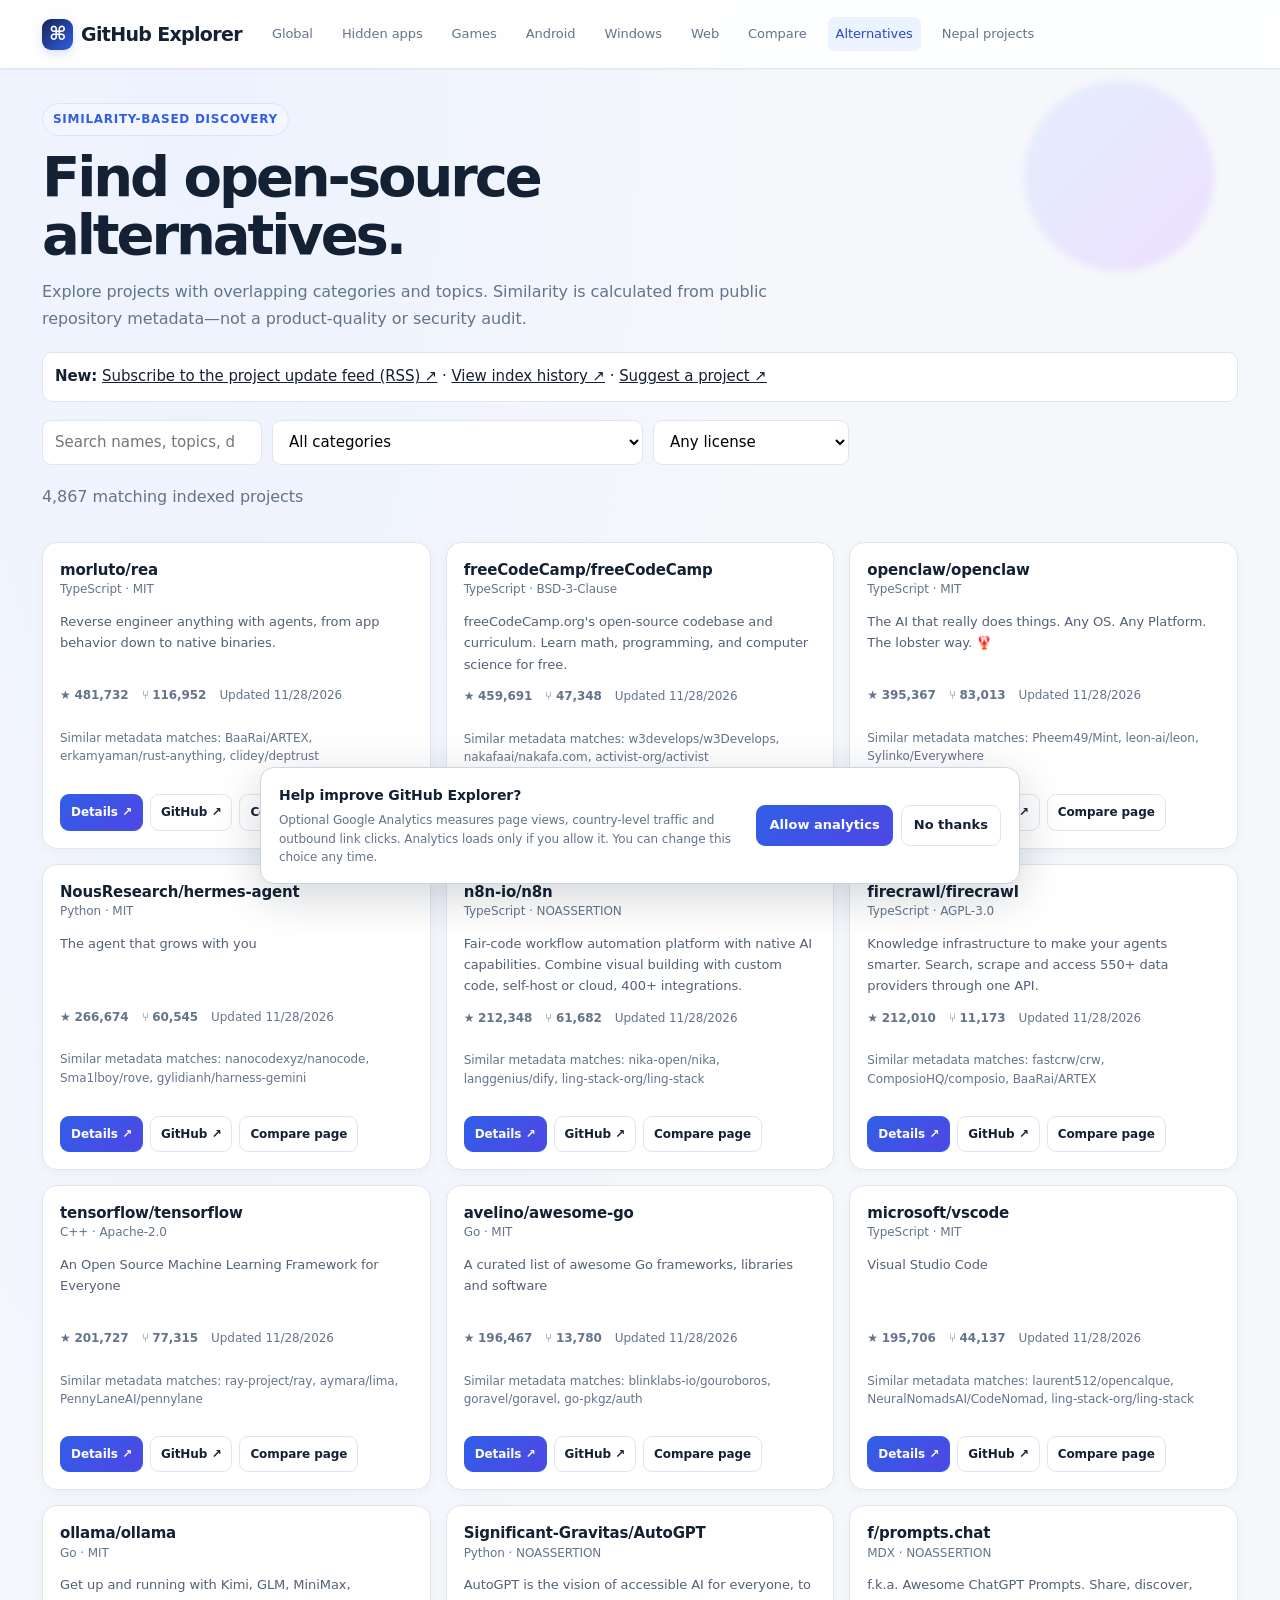
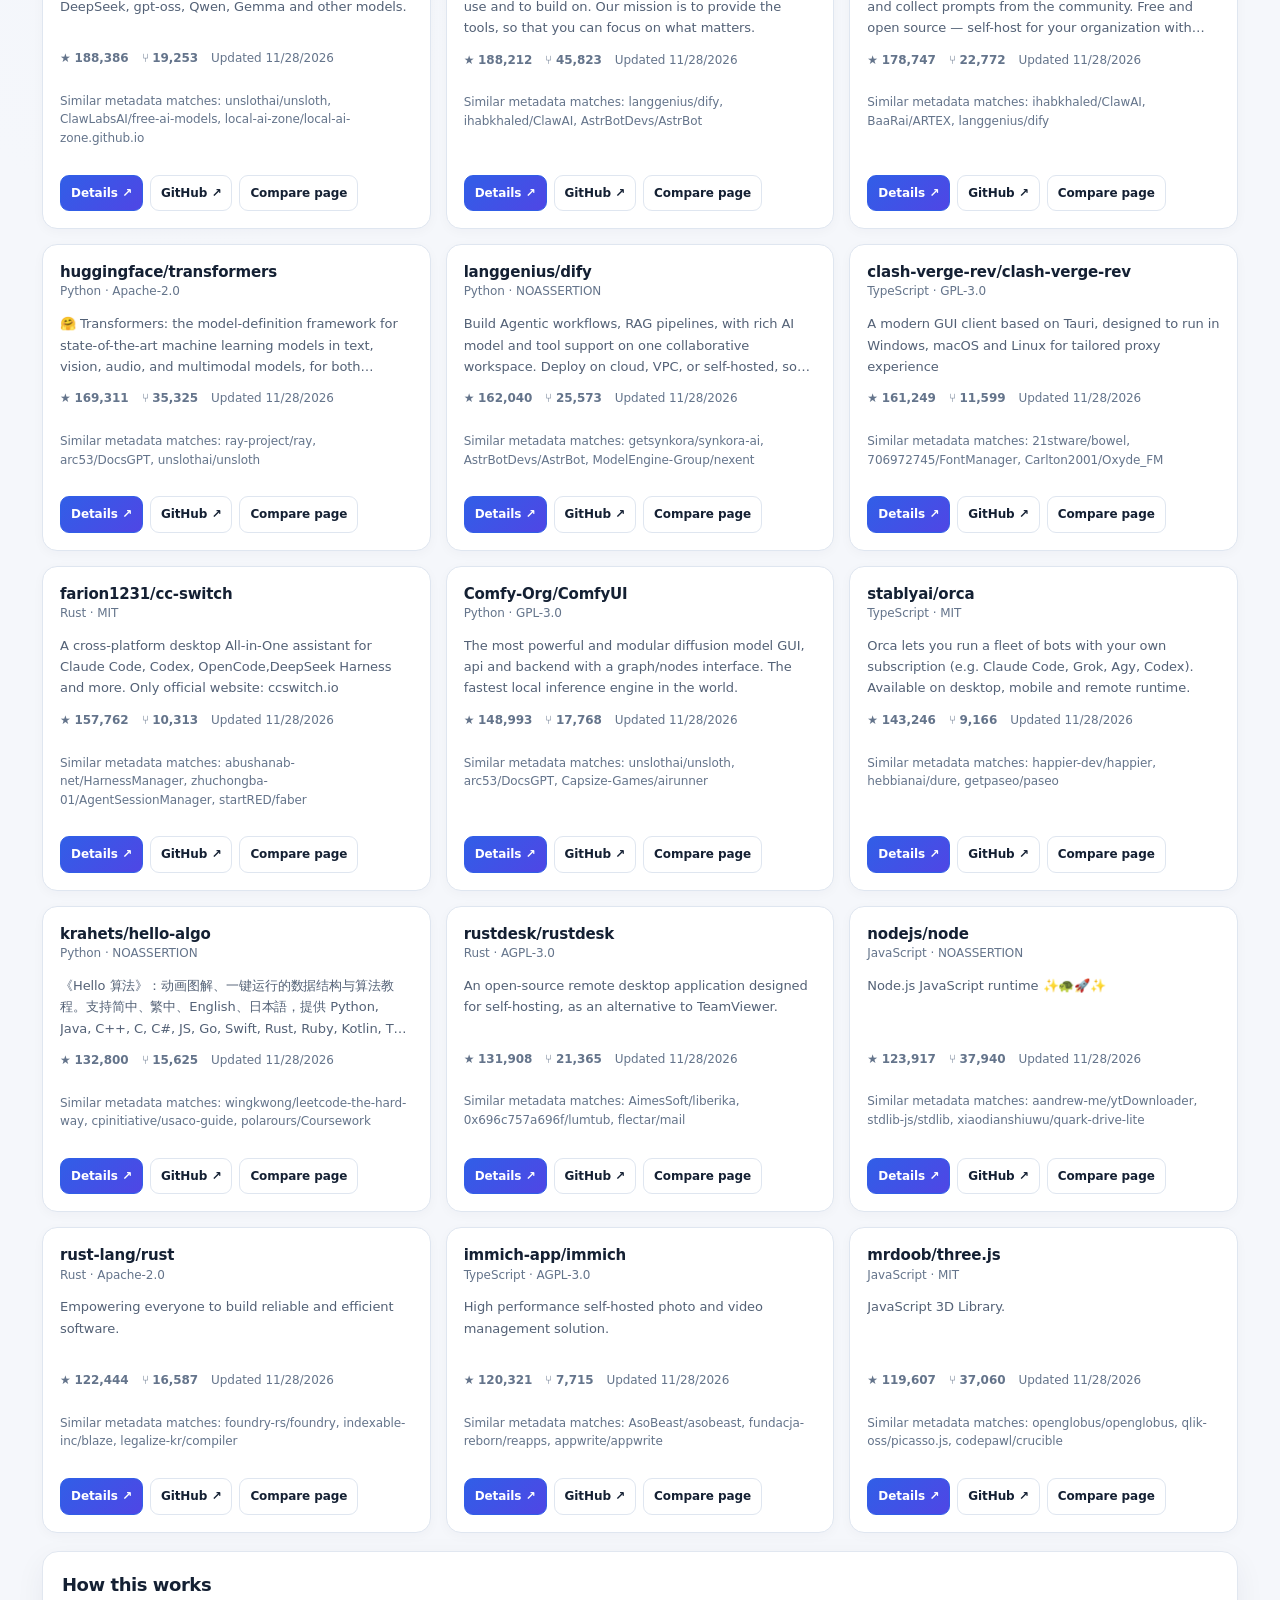
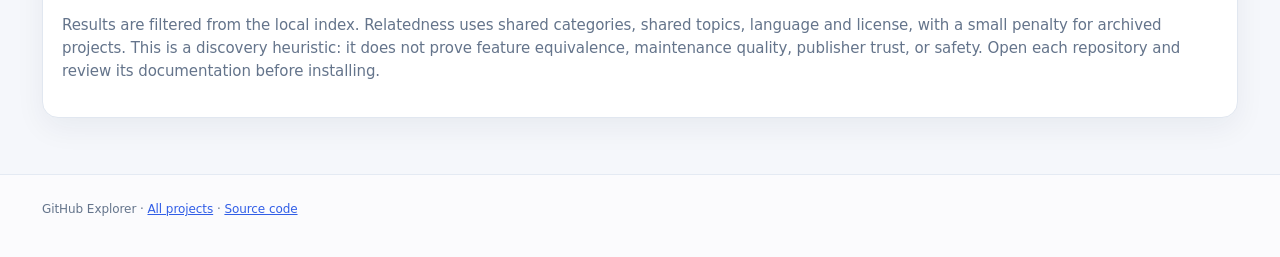
<file: alternatives/index.html>
<!doctype html>
<html lang="en"><head><meta charset="utf-8"><meta name="viewport" content="width=device-width,initial-scale=1"><meta name="theme-color" content="#ffffff"><meta name="description" content="Find alternatives to open-source software using repository topics, categories, license and maintenance metadata."><link rel="canonical" href="https://laxmannepal.com.np/github/alternatives/"><meta property="og:title" content="Open-source alternatives — GitHub Explorer"><meta property="og:description" content="Discover similar open-source projects and compare repository metadata."><title>Open-source alternatives — GitHub Explorer</title><link rel="stylesheet" href="../assets/css/app.css"><script defer src="../assets/js/alternatives.js"></script></head><body><div id="alternativesApp" data-base="../"></div></body></html>
</file>
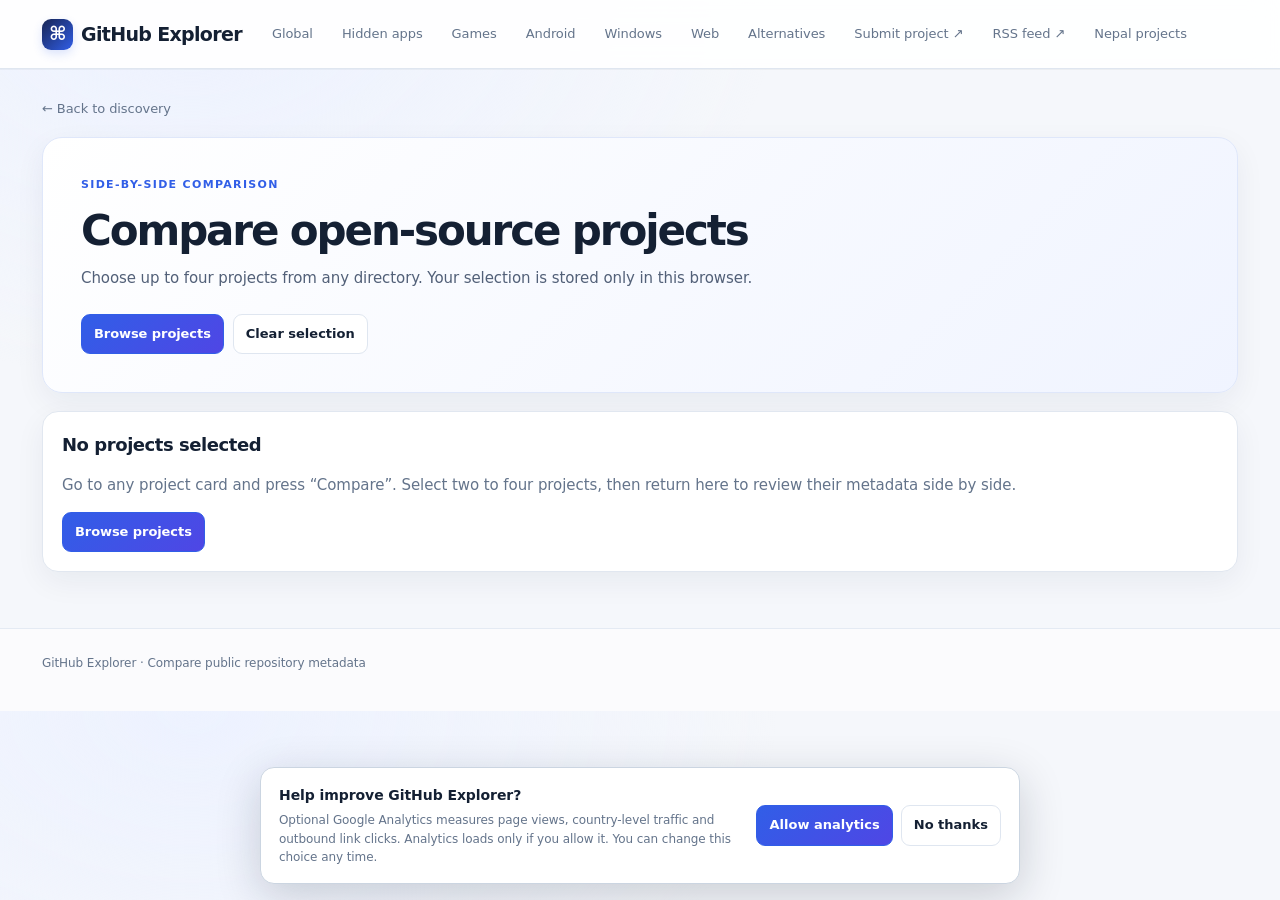
<file: compare/index.html>
<!doctype html>
<html lang="en"><head><meta charset="utf-8"><meta name="viewport" content="width=device-width,initial-scale=1"><meta name="theme-color" content="#101828"><meta name="description" content="Compare open-source projects side by side by license, activity, platform and community metadata."><title>Compare projects — GitHub Explorer</title><link rel="stylesheet" href="../assets/css/app.css"><script defer src="../assets/js/compare.js"></script></head><body><div id="compareApp" data-base="../"><div class="shell project-loading"><p class="status">Loading comparison…</p></div></div></body></html>
</file>
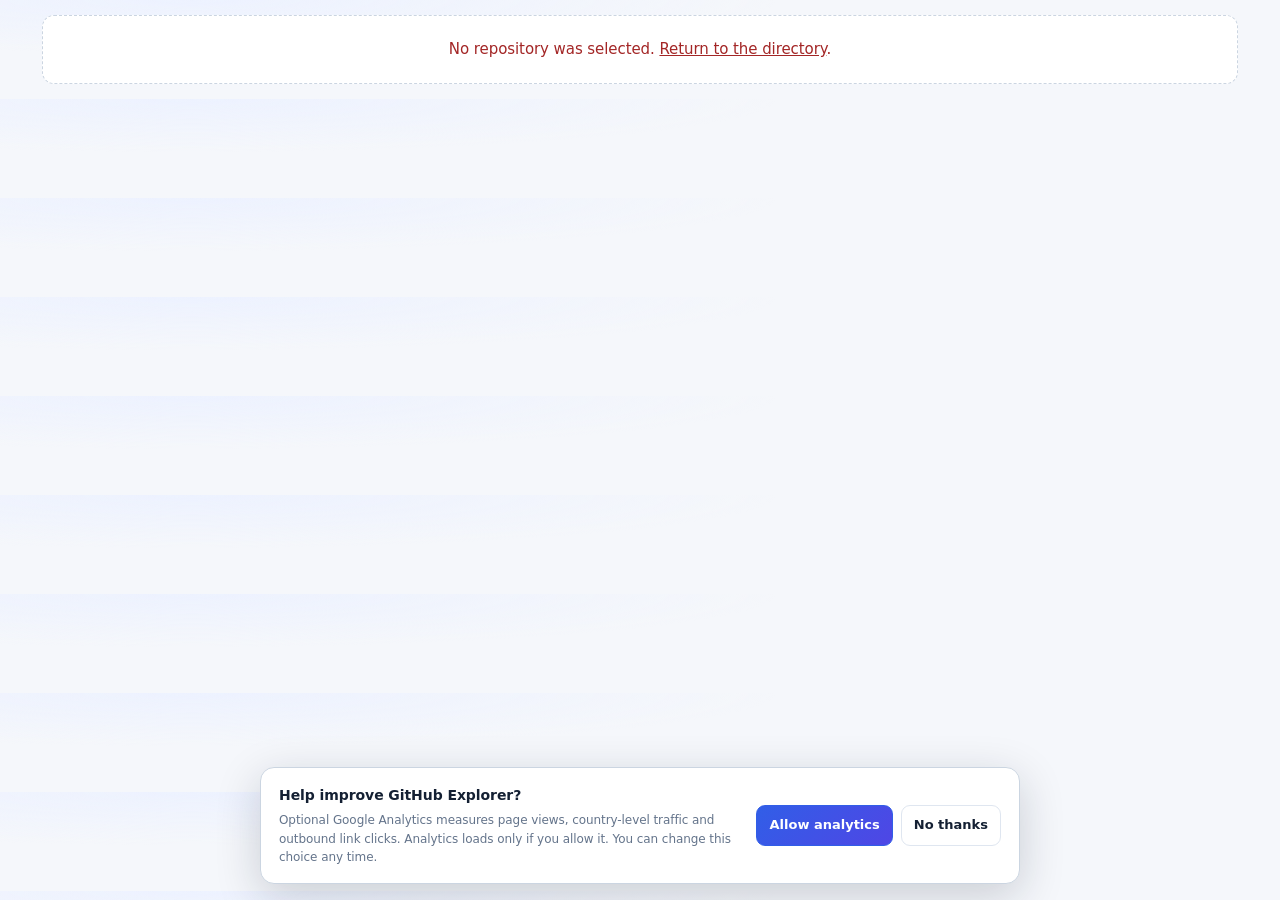
<file: project/index.html>
<!doctype html>
<html lang="en"><head><meta charset="utf-8"><meta name="viewport" content="width=device-width,initial-scale=1"><title>Project details — GitHub Explorer</title><meta name="description" content="Explore GitHub project details, license, activity, related projects and official links."><meta property="og:type" content="website"><link rel="stylesheet" href="../assets/css/app.css"><script defer src="../assets/js/project.js"></script></head><body><div id="projectApp" data-base="../"></div></body></html>
</file>
<file: assets/css/app.css>
:root{color-scheme:light;--bg:#f7f9fc;--surface:#fff;--ink:#172033;--muted:#687386;--line:#e1e7ef;--accent:#1769e0;--soft:#edf4ff;--green:#147d52}*{box-sizing:border-box}body{margin:0;background:var(--bg);color:var(--ink);font:15px/1.55 system-ui,-apple-system,BlinkMacSystemFont,"Segoe UI",sans-serif}a{color:inherit}button,input,select{font:inherit}button,a,input,select{outline-offset:3px}button:focus-visible,a:focus-visible,input:focus-visible,select:focus-visible{outline:3px solid #77aaff}.shell{max-width:1240px;margin:auto;padding:0 22px}.topbar{background:#fff;border-bottom:1px solid var(--line);position:sticky;top:0;z-index:5}.nav{min-height:68px;display:flex;align-items:center;gap:18px}.brand{font-weight:800;font-size:19px;text-decoration:none;white-space:nowrap}.brand-mark{display:inline-grid;place-items:center;background:#172033;color:#fff;width:31px;height:31px;border-radius:9px;margin-right:8px}.navlinks{display:flex;gap:15px;align-items:center;flex-wrap:wrap}.navlinks a{font-size:13px;text-decoration:none;color:var(--muted)}.navlinks a:hover,.navlinks a.active{color:var(--accent)}.hero{padding:36px 0 22px}.eyebrow{color:var(--accent);font-size:12px;font-weight:800;letter-spacing:.08em;text-transform:uppercase}.hero h1{font-size:clamp(29px,4vw,43px);letter-spacing:-.04em;line-height:1.12;margin:9px 0}.hero p{max-width:720px;color:var(--muted);margin:0 0 20px}.searchbar{display:flex;gap:8px;max-width:800px}.searchbar input{flex:1;min-width:0;padding:13px 15px;border:1px solid #cbd5e1;border-radius:10px;background:#fff}.btn{border:1px solid var(--line);background:#fff;color:var(--ink);border-radius:8px;padding:9px 12px;text-decoration:none;cursor:pointer;display:inline-flex;align-items:center;justify-content:center;gap:6px;font-weight:650;font-size:13px}.btn.primary{background:var(--accent);border-color:var(--accent);color:#fff}.btn:hover{filter:brightness(.97)}.btn:disabled{opacity:.45;cursor:not-allowed}.stats{display:flex;gap:10px;flex-wrap:wrap;margin:17px 0}.stat{padding:9px 13px;border:1px solid var(--line);border-radius:9px;background:#fff;color:var(--muted);font-size:13px}.stat strong{color:var(--ink);margin-right:5px}.panel{background:#fff;border:1px solid var(--line);border-radius:13px;padding:16px;margin:18px 0}.panel-head{display:flex;justify-content:space-between;align-items:center;gap:12px;margin-bottom:12px}.panel h2{font-size:18px;letter-spacing:-.02em;margin:0}.muted{color:var(--muted)}.filters{display:grid;grid-template-columns:repeat(6,minmax(0,1fr));gap:10px}.field label{display:block;font-size:12px;color:var(--muted);margin:0 0 5px}.field input,.field select{width:100%;min-width:0;padding:9px;border:1px solid var(--line);border-radius:8px;background:#fff;color:var(--ink)}.checks{display:flex;align-items:center;gap:15px;flex-wrap:wrap;margin-top:12px;color:var(--muted);font-size:13px}.checks label{display:flex;align-items:center;gap:6px}.section-title{display:flex;align-items:baseline;justify-content:space-between;gap:12px;margin:28px 0 12px}.section-title h2{font-size:21px;margin:0;letter-spacing:-.025em}.section-title a{font-size:13px;color:var(--accent);text-decoration:none}.grid{display:grid;grid-template-columns:repeat(3,minmax(0,1fr));gap:13px}.project{min-width:0;background:var(--surface);border:1px solid var(--line);border-radius:12px;padding:15px;display:flex;flex-direction:column;gap:10px;box-shadow:0 2px 8px #16233a05}.project:hover{border-color:#b7c9e5}.project-top{display:flex;gap:10px;align-items:flex-start}.avatar{width:39px;height:39px;border-radius:10px;background:var(--soft);object-fit:cover;flex-shrink:0}.project h3{font-size:15px;line-height:1.35;margin:0;overflow-wrap:anywhere}.project h3 a{text-decoration:none}.owner{font-size:12px;color:var(--muted)}.description{font-size:13px;color:#536074;margin:0;display:-webkit-box;-webkit-line-clamp:3;-webkit-box-orient:vertical;overflow:hidden;min-height:58px}.tags{display:flex;gap:5px;flex-wrap:wrap}.tag{font-size:11px;background:#f0f4f9;color:#4a5870;border-radius:5px;padding:3px 6px}.metrics{display:flex;gap:12px;flex-wrap:wrap;font-size:12px;color:var(--muted)}.metric strong{color:var(--ink)}.updated{font-size:11px;color:var(--muted)}.actions{display:flex;gap:7px;flex-wrap:wrap;margin-top:auto;padding-top:3px}.actions .btn{padding:7px 10px}.results-head{display:flex;justify-content:space-between;align-items:center;gap:12px;flex-wrap:wrap;margin:24px 0 12px}.results-head h2{margin:0;font-size:22px}.results-tools{display:flex;gap:8px;align-items:center;flex-wrap:wrap}.results-tools select{padding:8px;border:1px solid var(--line);border-radius:8px;background:#fff}.status{padding:18px;text-align:center;color:var(--muted);border:1px dashed #cbd5e1;border-radius:10px;background:#fff}.status.error{color:#a32626}.loadrow{text-align:center;padding:22px}.footer{margin-top:45px;padding:25px 0 38px;border-top:1px solid var(--line);color:var(--muted);font-size:12px}.footer a{color:var(--accent)}.hidden{display:none!important}.mobile-toggle{display:none}@media(max-width:950px){.filters{grid-template-columns:repeat(3,minmax(0,1fr))}.grid{grid-template-columns:repeat(2,minmax(0,1fr))}.nav{flex-wrap:wrap;padding-top:10px;padding-bottom:10px}.navlinks{gap:10px}}@media(max-width:600px){.shell{padding:0 14px}.nav{align-items:flex-start}.brand{font-size:17px}.navlinks{width:100%;gap:13px}.navlinks a{font-size:12px}.hero{padding-top:26px}.searchbar{flex-direction:column}.filters{grid-template-columns:repeat(2,minmax(0,1fr))}.grid{grid-template-columns:1fr}.project{padding:14px}.description{min-height:0}.panel{padding:12px}.section-title h2{font-size:18px}.results-tools{width:100%}.results-tools select{flex:1;min-width:0}}@media(prefers-reduced-motion:reduce){*{scroll-behavior:auto!important;transition:none!important}}

/* Project actions and local favourites */
.favorite-btn{border-color:#cbd5e1}.favorite-btn.is-saved{background:#fff7d6;border-color:#e6bd45;color:#775500}.navlinks a[aria-pressed="true"]{color:var(--accent);font-weight:800}.project .actions{align-items:center}.project .actions .btn{white-space:normal}.project .actions .favorite-btn{min-width:76px}
@media(max-width:620px){.project .actions{display:flex;flex-wrap:wrap}.project .actions .btn{flex:1 1 auto}.navlinks{gap:10px}.navlinks a{font-size:12px}}

/* Major discovery UI refresh */
:root{--bg:#f5f7fb;--surface:#fff;--ink:#142033;--muted:#64748b;--line:#dfe6f0;--accent:#315ee7;--soft:#edf2ff;--green:#13795b;--shadow:0 10px 30px rgba(18,35,67,.06)}
html{scroll-behavior:smooth;scroll-padding-top:88px}body{background:radial-gradient(ellipse at 15% 0%,#edf2ff 0,transparent 38%),var(--bg);letter-spacing:-.005em}.topbar{background:rgba(255,255,255,.9);backdrop-filter:blur(14px);box-shadow:0 1px 0 rgba(16,24,40,.04)}.nav{gap:22px}.brand{letter-spacing:-.035em}.brand-mark{background:linear-gradient(135deg,#172554,#315ee7);box-shadow:0 4px 10px #315ee72b}.navlinks{gap:13px}.navlinks a{padding:7px 8px;border-radius:7px;transition:background .15s,color .15s}.navlinks a:hover,.navlinks a.active{background:#edf2ff;color:#2649c8}.hero{position:relative;padding:48px 0 26px}.hero:before{content:"";position:absolute;z-index:-1;top:12px;right:2%;width:190px;height:190px;border-radius:50%;background:linear-gradient(135deg,#dbeafeaa,#e9d5ffaa);filter:blur(3px)}.hero h1{max-width:850px;font-size:clamp(34px,5vw,56px);letter-spacing:-.055em;line-height:1.04;margin:12px 0 14px}.hero p{font-size:16px;line-height:1.7;max-width:760px}.eyebrow{display:inline-flex;align-items:center;gap:8px;padding:6px 10px;border:1px solid #dbe4ff;border-radius:999px;background:#f4f6ff;letter-spacing:.06em}.searchbar{max-width:900px;gap:10px}.searchbar input{padding:15px 17px;border-color:#cbd5e1;box-shadow:0 3px 10px #17203308;border-radius:12px}.searchbar input:focus{border-color:#7b96f8;box-shadow:0 0 0 4px #315ee71b}.btn{border-radius:9px;transition:transform .15s,box-shadow .15s,border-color .15s}.btn:hover{transform:translateY(-1px);box-shadow:0 4px 12px #17203310}.btn.primary{background:linear-gradient(135deg,#315ee7,#4f46e5);border-color:#315ee7}.stats{gap:9px}.stat{border-radius:11px;padding:10px 14px;box-shadow:0 2px 7px #17203304}.panel{border-color:#e1e7f0;border-radius:16px;padding:19px;box-shadow:var(--shadow)}.panel-head{margin-bottom:16px}.panel h2{letter-spacing:-.025em}.filters{grid-template-columns:repeat(4,minmax(0,1fr));gap:13px}.field label{font-weight:650}.field input,.field select,.results-tools select{padding:11px 12px;border-color:#d9e1ed;border-radius:9px}.checks{padding-top:2px;gap:12px 18px}.checks label{padding:5px 0}.section-title{margin:32px 0 14px}.section-title h2,.results-head h2{letter-spacing:-.035em}.grid{gap:15px}.project{border-radius:15px;padding:17px;gap:12px;box-shadow:0 3px 12px #15233a08;transition:transform .16s,border-color .16s,box-shadow .16s}.project:hover{border-color:#b4c4f4;box-shadow:0 12px 26px #15233a0d;transform:translateY(-2px)}.avatar{border-radius:12px;background:#f1f5f9}.project h3{font-size:15px;letter-spacing:-.012em}.description{color:#536176;line-height:1.65;min-height:63px}.tag{border:1px solid #e8edf4;background:#f5f7fb;color:#4b5870;padding:4px 7px}.tag-license{background:#eefbf4;border-color:#cceedd;color:#176747}.tag-muted{background:#f8fafc;color:#7b8799}.tag-warning{background:#fff4e5;border-color:#ffdfb1;color:#9a4d0b}.metrics{gap:13px}.metric strong{font-weight:750}.updated{font-size:11px}.actions{gap:7px}.actions .btn{font-size:12px;padding:8px 10px}.favorite-btn.is-saved{background:#fff6d9;border-color:#eac75c;color:#765500}.results-head{margin-top:30px}.status{border-radius:12px;padding:22px}.loadrow{padding:24px}.footer{margin-top:56px;background:#fff9;border-top-color:#e4eaf3}.detail-shell{padding-top:28px}.back-link{display:inline-block;color:var(--muted);font-size:13px;text-decoration:none;margin:0 0 18px}.back-link:hover{color:var(--accent)}.detail-hero{background:linear-gradient(135deg,#fff,#f0f4ff);border:1px solid #dfe7fa;border-radius:20px;padding:clamp(20px,4vw,38px);box-shadow:var(--shadow)}.detail-eyebrow{font-size:11px;font-weight:850;letter-spacing:.12em;color:#315ee7;margin-bottom:15px}.detail-title-row{display:flex;align-items:flex-start;gap:18px}.detail-avatar{width:64px;height:64px;object-fit:cover;border-radius:16px;border:1px solid var(--line)}.detail-hero h1{font-size:clamp(26px,4vw,42px);letter-spacing:-.05em;line-height:1.1;margin:0 0 12px;overflow-wrap:anywhere}.detail-hero p{color:#526078;line-height:1.7;max-width:850px;margin:0 0 12px}.detail-actions{display:flex;flex-wrap:wrap;gap:9px;margin-top:22px}.detail-columns{display:grid;grid-template-columns:minmax(0,1.8fr) minmax(250px,1fr);gap:18px;margin-top:20px;align-items:start}.detail-main,.detail-aside{min-width:0}.detail-metrics{display:grid;grid-template-columns:repeat(4,minmax(0,1fr));gap:10px}.detail-metrics>div{padding:13px;border:1px solid var(--line);border-radius:11px;background:#fbfcff}.detail-metrics strong,.detail-metrics span{display:block}.detail-metrics strong{font-size:21px;letter-spacing:-.04em;overflow-wrap:anywhere}.detail-metrics span,.detail-meta span,.detail-meta small{font-size:12px;color:var(--muted)}.detail-meta{display:grid;grid-template-columns:repeat(2,minmax(0,1fr));gap:14px;margin-top:20px}.detail-meta>div{padding-bottom:12px;border-bottom:1px solid var(--line);min-width:0}.detail-meta span,.detail-meta strong,.detail-meta small{display:block;overflow-wrap:anywhere}.detail-meta strong{font-size:14px;margin:4px 0}.detail-note{font-size:12px;line-height:1.7;margin-top:18px}.detail-tags{margin-top:12px}.detail-link-list,.recent-list{display:grid;gap:0}.detail-link-list a,.recent-list a{padding:11px 0;border-bottom:1px solid var(--line);color:var(--accent);font-size:13px;text-decoration:none;overflow-wrap:anywhere}.recent-list a{display:flex;justify-content:space-between;gap:10px}.detail-link-list a:last-child,.recent-list a:last-child{border-bottom:0}.detail-checks{margin:14px 0 0;padding-left:19px;color:var(--muted);font-size:13px;line-height:1.9}.project-loading{padding-top:30px}
@media(max-width:950px){.filters{grid-template-columns:repeat(3,minmax(0,1fr))}.detail-columns{grid-template-columns:minmax(0,1.4fr) minmax(220px,1fr)}}
@media(max-width:650px){.hero{padding-top:32px}.hero:before{width:100px;height:100px;right:0}.hero h1{font-size:35px}.nav{gap:10px}.navlinks{gap:5px}.navlinks a{padding:5px 6px}.filters{grid-template-columns:repeat(2,minmax(0,1fr))}.panel{padding:14px}.project{padding:14px}.description{min-height:0}.detail-title-row{gap:12px}.detail-avatar{width:48px;height:48px;border-radius:12px}.detail-columns{grid-template-columns:1fr}.detail-metrics{grid-template-columns:repeat(2,minmax(0,1fr))}.detail-meta{grid-template-columns:1fr 1fr}.detail-actions .btn{flex:1 1 auto}.detail-hero{border-radius:15px}}
@media(prefers-reduced-motion:reduce){html{scroll-behavior:auto}.project,.btn{transition:none}}

.compare-btn.is-selected{background:#edf2ff;border-color:#9fb4ff;color:#2749c7}.compare-table-wrap{max-width:100%;overflow-x:auto}.compare-table{width:100%;min-width:660px;border-collapse:collapse;font-size:13px}.compare-table th,.compare-table td{padding:12px;border:1px solid var(--line);text-align:left;vertical-align:top;overflow-wrap:anywhere}.compare-table thead th{background:#f4f6fc}.compare-project-title{display:grid;gap:8px}.compare-project-title a{color:var(--accent)}

.index-health{margin:14px 0;padding:13px 16px}.index-health .panel-head{margin-bottom:5px}.index-health h2{font-size:15px}.index-health p{margin:0 0 8px;font-size:12px}.index-health-links{display:flex;gap:14px;flex-wrap:wrap;font-size:12px}.index-health-links a{color:var(--accent)}.index-stale{border-color:#e7b66a;background:#fffaf0}.alternatives-hero{padding:34px 0 12px}.alternative-controls{display:flex;gap:10px;flex-wrap:wrap;margin:18px 0}.alternative-controls input,.alternative-controls select{padding:10px 12px;border:1px solid var(--line);border-radius:9px;background:#fff;min-width:180px}.alternative-group{margin:24px 0}.alternative-group h2{font-size:20px}.alternative-reason{font-size:12px;color:var(--muted)}.feed-callout{border:1px solid var(--line);border-radius:10px;padding:12px;background:#fff}

.trend-panel{overflow:hidden}.trend-panel .panel-head{margin-bottom:4px}.trend-panel p{font-size:12px;margin:0 0 12px}.trend-bars{display:flex;align-items:stretch;gap:6px;height:118px;padding:5px 2px 0;border-bottom:1px solid var(--line);overflow-x:auto}.trend-bar-item{flex:1;min-width:34px;display:flex;flex-direction:column;justify-content:flex-end;align-items:center;gap:5px}.trend-bar{display:block;width:min(26px,70%);min-height:3px;background:var(--accent);border-radius:4px 4px 0 0;opacity:.82}.trend-date{font-size:9px;color:var(--muted);white-space:nowrap;writing-mode:vertical-rl;transform:rotate(180deg);max-height:50px}

.analytics-consent{position:fixed;z-index:100;left:16px;right:16px;bottom:16px;max-width:760px;margin:auto;display:flex;align-items:center;justify-content:space-between;gap:18px;padding:16px 18px;background:#fff;border:1px solid #cbd5e1;border-radius:14px;box-shadow:0 12px 45px #10182830}.analytics-consent[hidden]{display:none}.analytics-copy{min-width:0}.analytics-copy strong{font-size:14px}.analytics-copy p{font-size:12px;color:var(--muted);margin:4px 0 0}.analytics-actions{display:flex;gap:8px;flex-wrap:wrap;flex-shrink:0}.analytics-settings{position:fixed;z-index:90;bottom:10px;left:10px;background:#fff;border:1px solid var(--line);color:var(--muted);border-radius:8px;padding:6px 9px;font-size:11px;cursor:pointer;box-shadow:0 2px 8px #10182812}.analytics-consent:not([hidden])~.analytics-settings{display:none}@media(max-width:620px){.analytics-consent{left:8px;right:8px;bottom:8px;display:block;padding:13px}.analytics-actions{margin-top:10px}.analytics-actions .btn{flex:1}}
</file>
